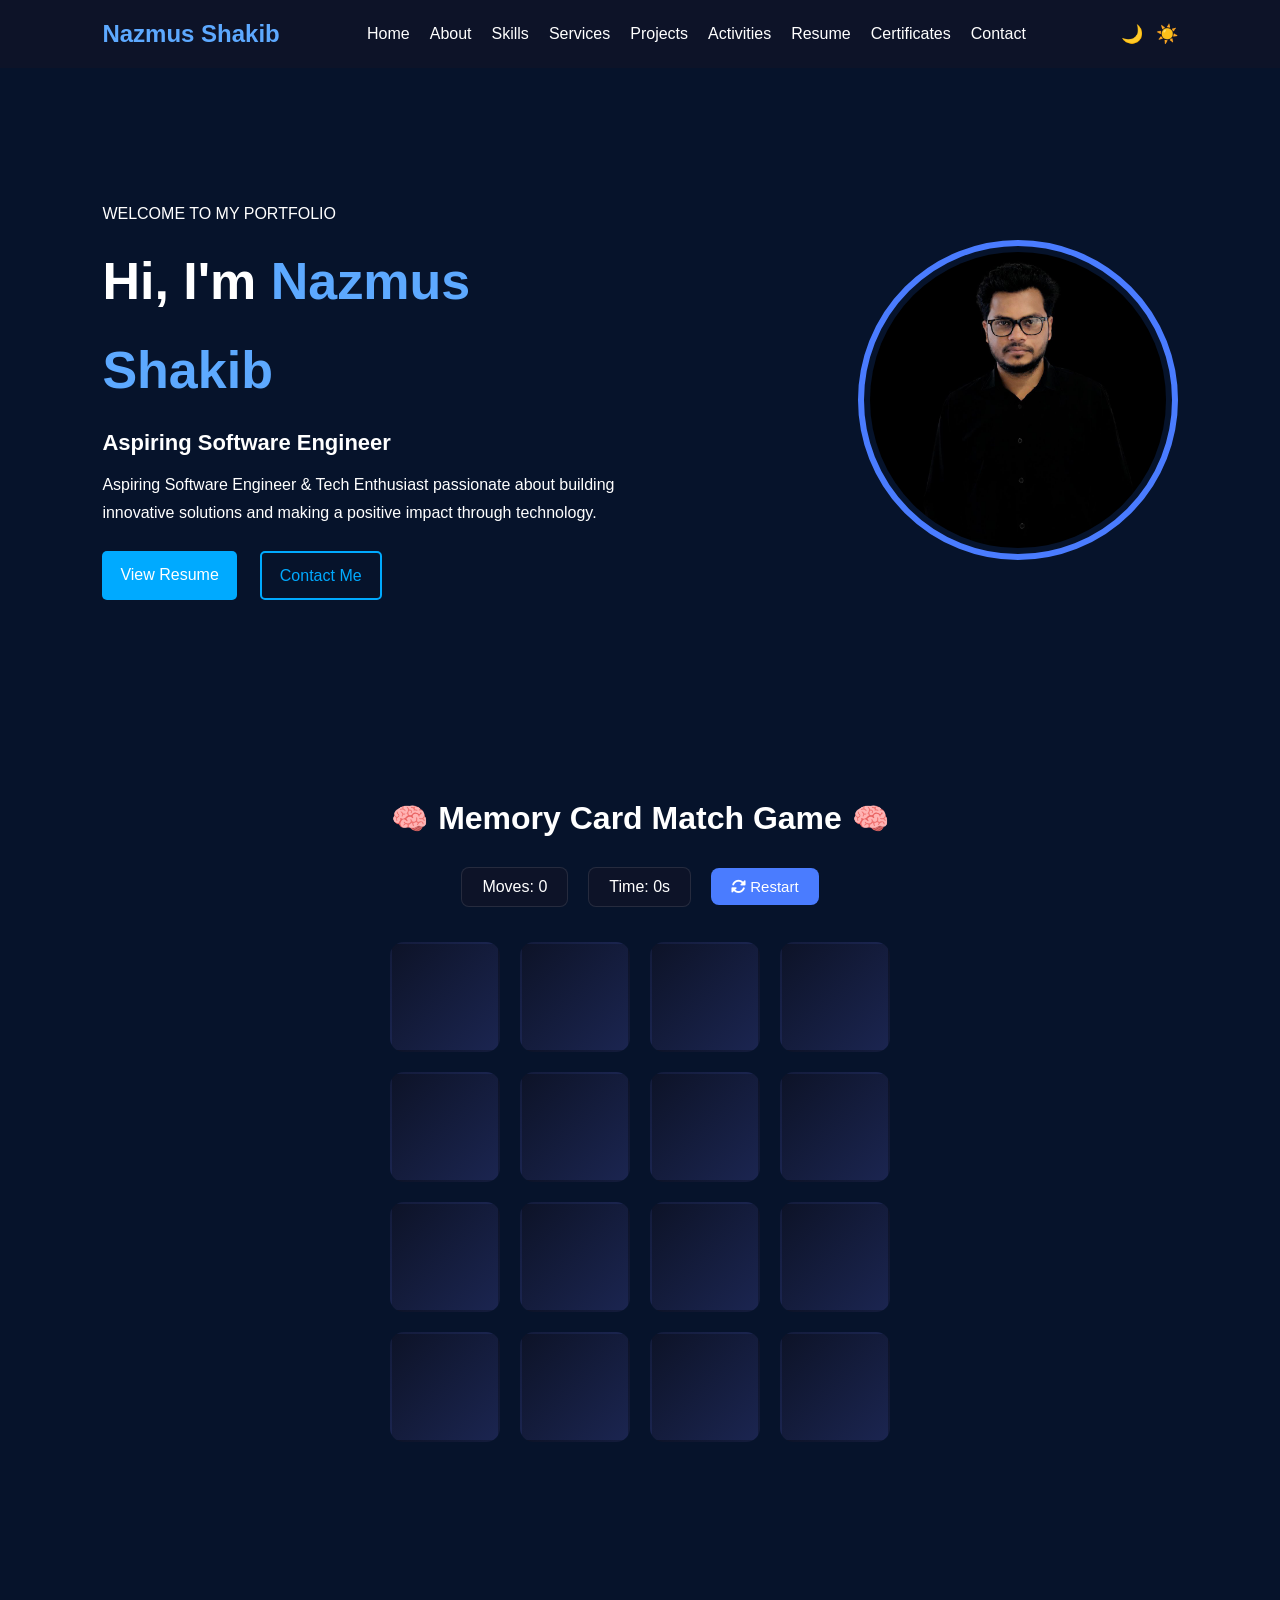
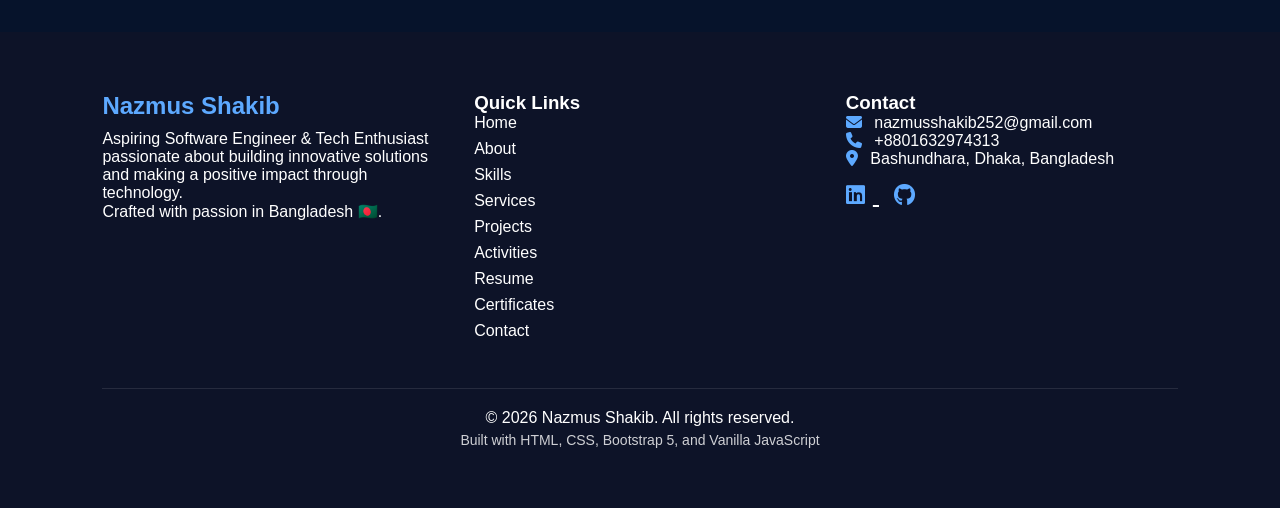
<file: index.html>
<!DOCTYPE html>
<html lang="en">

<head>

<meta charset="UTF-8">
<meta name="viewport" content="width=device-width, initial-scale=1.0">

<title>Nazmus Shakib Portfolio</title>

<link rel="stylesheet" href="css/style.css">

<link rel="stylesheet"
href="https://cdnjs.cloudflare.com/ajax/libs/font-awesome/6.5.0/css/all.min.css">

</head>

<body>


<div id="navbar"></div>


<section class="hero">

<div class="hero-text">

<p class="welcome">WELCOME TO MY PORTFOLIO</p>

<h1>Hi, I'm <span>Nazmus Shakib</span></h1>

<h3>Aspiring Software Engineer</h3>

<p class="intro">

Aspiring Software Engineer & Tech Enthusiast passionate about
building innovative solutions and making a positive impact
through technology.

</p>

<div class="buttons">

<a href="resume.html" class="btn">View Resume</a>

<a href="contact.html" class="btn-outline">Contact Me</a>

</div>

</div>


<div class="hero-image">

<img src="images/profile.jpg" alt="profile">

</div>

</section>



<section class="game-section">
<h2 class="game-title">
<span class="game-icon">🧠</span>
Memory Card Match Game
<span class="game-icon">🧠</span>
</h2>

<div class="game-info">

<div class="info-box">
Moves: <span id="moves">0</span>
</div>

<div class="info-box">
Time: <span id="timer">0</span>s
</div>

<button class="restart-btn" onclick="restartGame()">
<i class="fa-solid fa-rotate"></i> Restart
</button>

</div>

<div class="game-board" id="gameBoard"></div>

<p id="winMessage" class="win-message"></p>

</section>


<div id="footer"></div>
<script src="js/script.js"></script>
<script src="js/game.js"></script>

</body>

</html>
</file>
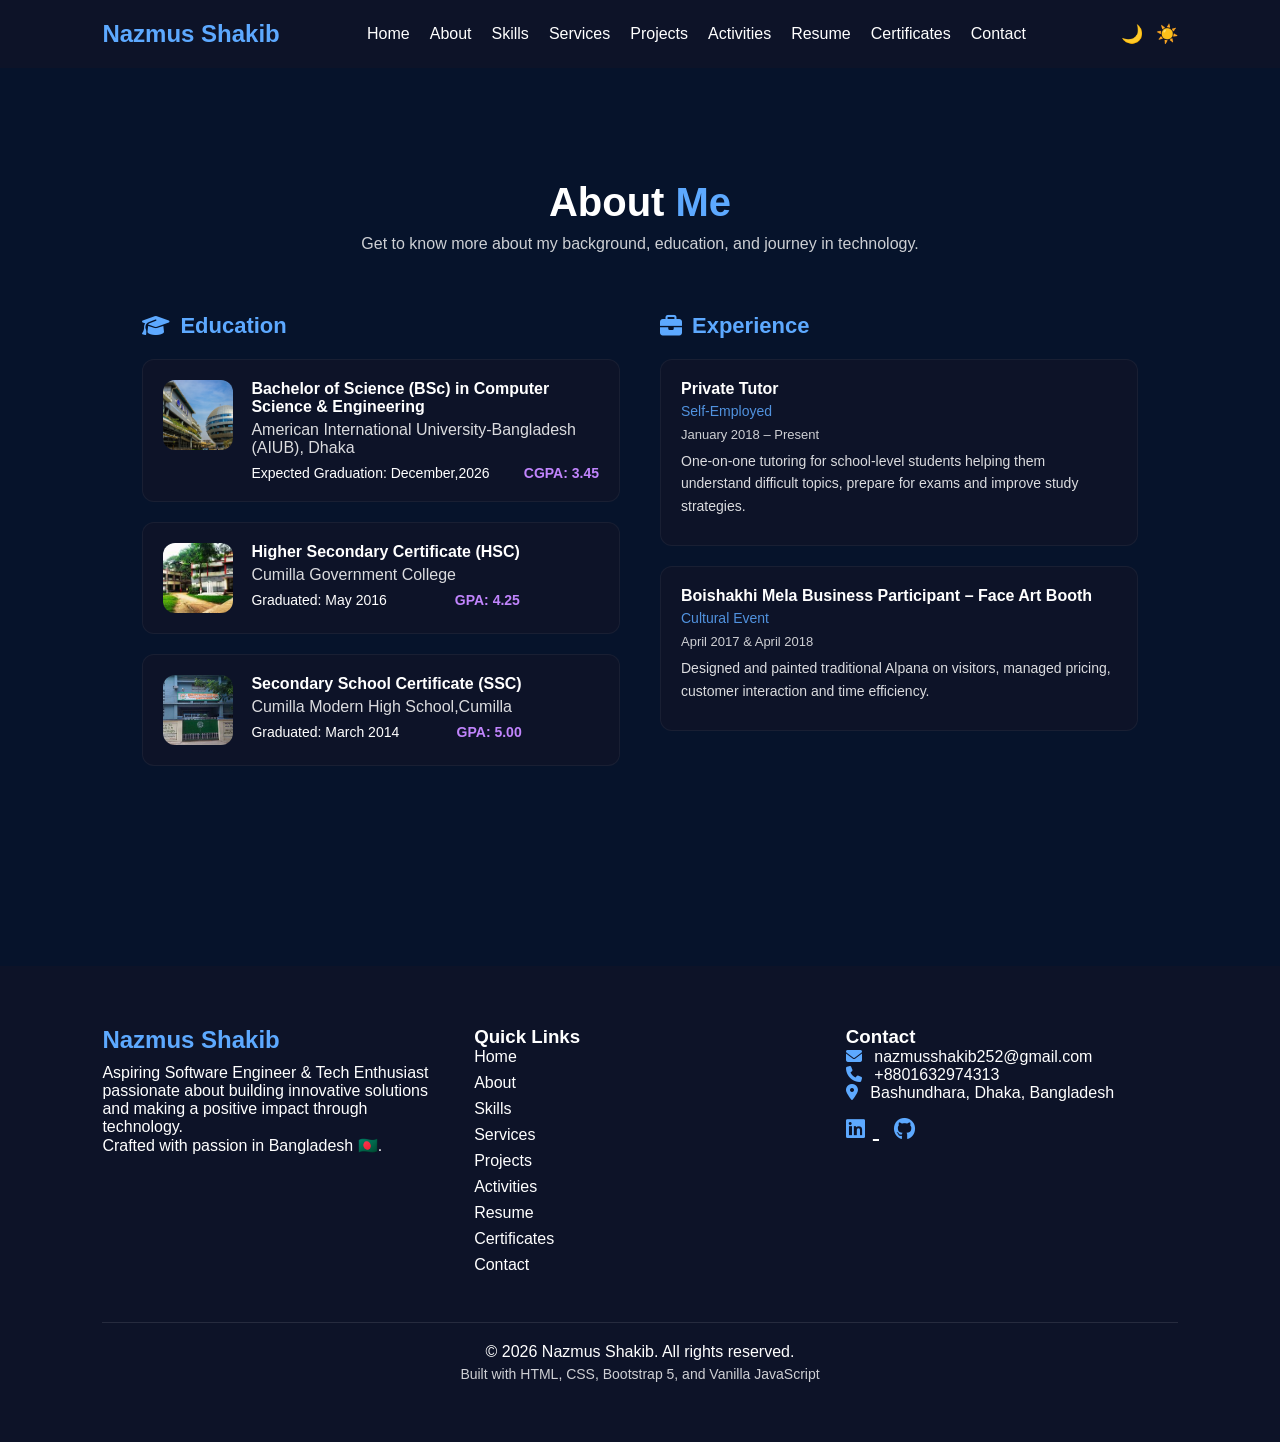
<file: about.html>
<!DOCTYPE html>
<html lang="en">

<head>

<meta charset="UTF-8">
<meta name="viewport" content="width=device-width, initial-scale=1.0">

<title>About | Nazmus Shakib</title>

<link rel="stylesheet" href="css/style.css">

<link rel="stylesheet"
href="https://cdnjs.cloudflare.com/ajax/libs/font-awesome/6.5.0/css/all.min.css">

</head>

<body>

<!-- NAVBAR LOAD -->
<div id="navbar"></div>

<!-- ABOUT SECTION -->

<section class="about-page">

<h1 class="about-title">About <span>Me</span></h1>

<p class="about-sub">
Get to know more about my background, education, and journey in technology.
</p>

<div class="about-grid">

<!-- EDUCATION -->

<div class="about-column">

<h2 class="section-title">
<i class="fa-solid fa-graduation-cap"></i> Education
</h2>

<div class="info-card">

<img src="images/Aiub.jpg" alt="AIUB">

<div class="card-text">

<h3>Bachelor of Science (BSc) in Computer Science & Engineering</h3>

<p>American International University-Bangladesh (AIUB), Dhaka</p>

<div class="card-bottom">
<span>Expected Graduation: December,2026</span>
<span class="gpa">CGPA: 3.45</span>
</div>

</div>

</div>


<div class="info-card">

<img src="images/CGS.jpg" alt="College">

<div class="card-text">

<h3>Higher Secondary Certificate (HSC)</h3>

<p>Cumilla Government College</p>

<div class="card-bottom">
<span>Graduated: May 2016</span>
<span class="gpa">GPA: 4.25</span>
</div>

</div>

</div>


<div class="info-card">

<img src="images/CMHS.jpg" alt="School">

<div class="card-text">

<h3>Secondary School Certificate (SSC)</h3>

<p>Cumilla Modern High School,Cumilla</p>

<div class="card-bottom">
<span>Graduated: March 2014</span>
<span class="gpa">GPA: 5.00</span>
</div>

</div>

</div>

</div>



<!-- EXPERIENCE -->

<div class="about-column">

<h2 class="section-title">
<i class="fa-solid fa-briefcase"></i> Experience
</h2>

<div class="info-card experience-card">

<div class="card-text">

<h3>Private Tutor</h3>

<p class="exp-role">Self-Employed</p>

<span class="date">January 2018 – Present</span>

<p class="exp-desc">
One-on-one tutoring for school-level students helping them
understand difficult topics, prepare for exams and improve study strategies.
</p>

</div>

</div>


<div class="info-card experience-card">

<div class="card-text">

<h3>Boishakhi Mela Business Participant – Face Art Booth</h3>

<p class="exp-role">Cultural Event</p>

<span class="date">April 2017 & April 2018</span>

<p class="exp-desc">
Designed and painted traditional Alpana on visitors,
managed pricing, customer interaction and time efficiency.
</p>

</div>

</div>

</div>

</div>

</section>


<div id="footer"></div>
<!-- JAVASCRIPT -->
<script src="js/script.js"></script>

</body>
</html>
</file>
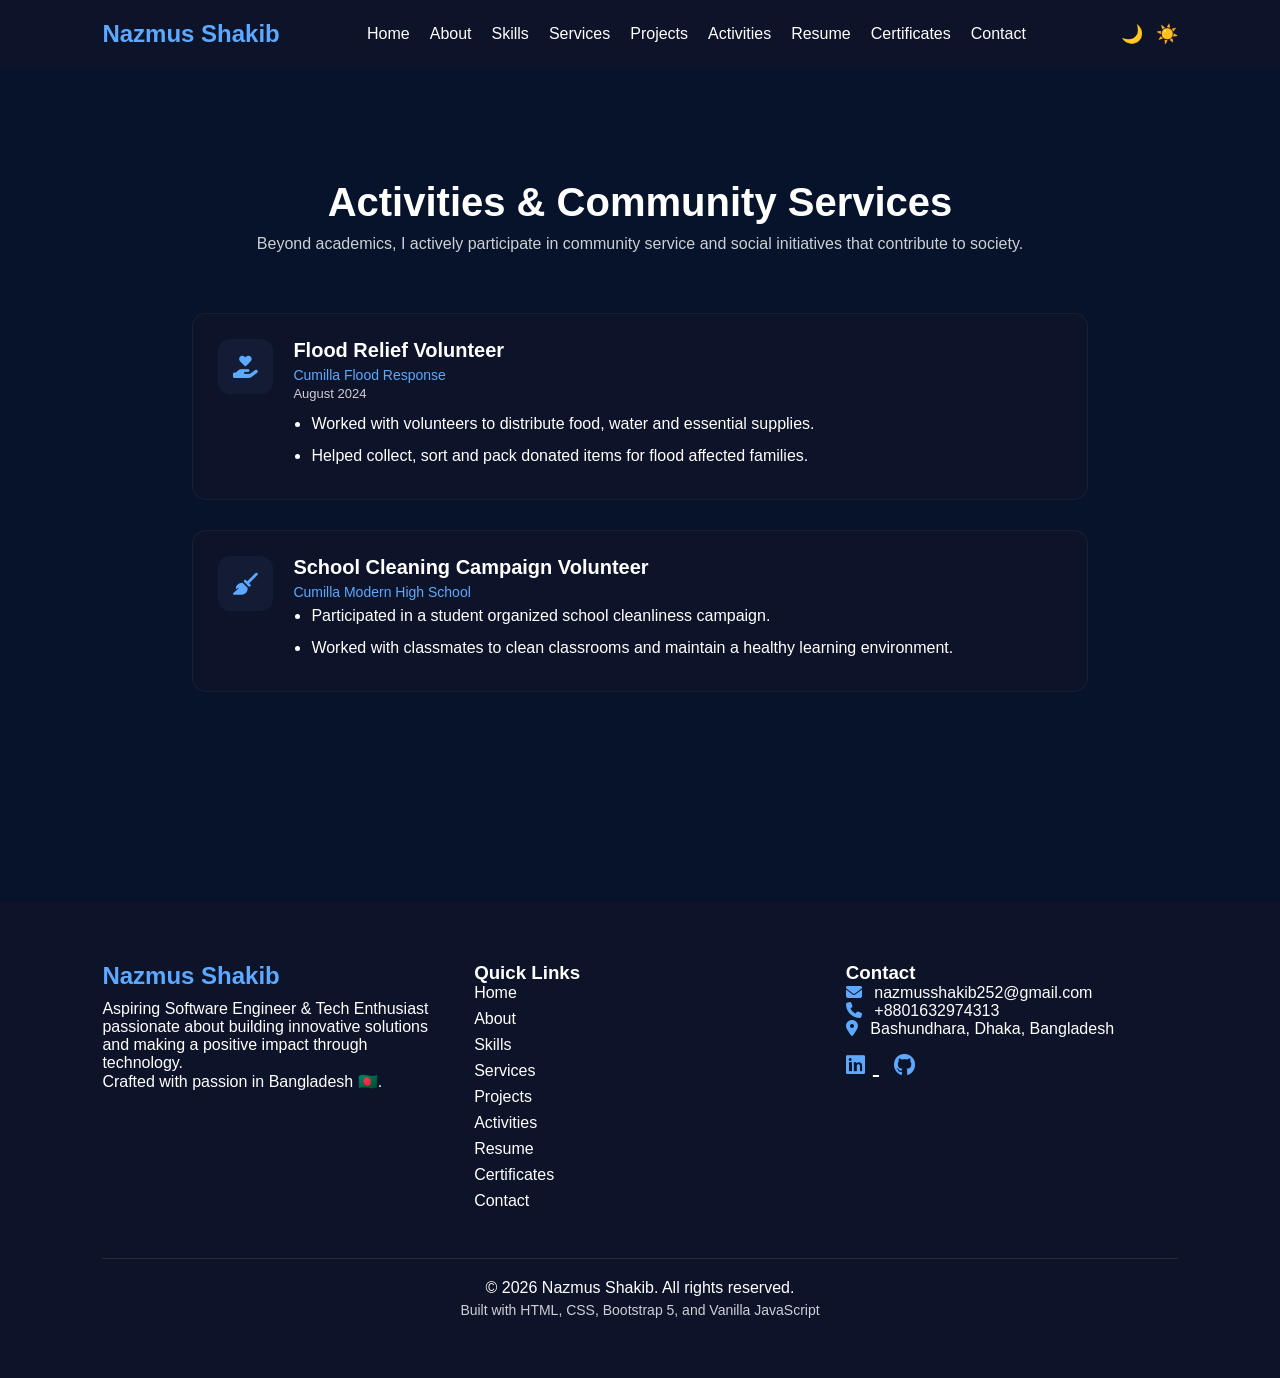
<file: activities.html>
<!DOCTYPE html>
<html lang="en">

<head>

<meta charset="UTF-8">
<meta name="viewport" content="width=device-width, initial-scale=1.0">

<title>Activities | Nazmus Shakib</title>

<link rel="stylesheet" href="css/style.css">

<link rel="stylesheet"
href="https://cdnjs.cloudflare.com/ajax/libs/font-awesome/6.5.0/css/all.min.css">

</head>

<body>

<!-- NAVBAR -->

<div id="navbar"></div>



<!-- ACTIVITIES SECTION -->

<section class="activities-page">

<h1 class="activities-title">Activities & Community Services</h1>

<p class="activities-sub">
Beyond academics, I actively participate in community service and social initiatives
that contribute to society.
</p>



<!-- ACTIVITY 1 -->

<div class="activity-card">

<div class="activity-icon">
<i class="fa-solid fa-hand-holding-heart"></i>
</div>

<div class="activity-content">

<h3>Flood Relief Volunteer</h3>

<p class="activity-org">Cumilla Flood Response</p>

<p class="activity-date">August 2024</p>

<ul class="activity-list">
<li>Worked with volunteers to distribute food, water and essential supplies.</li>
<li>Helped collect, sort and pack donated items for flood affected families.</li>
</ul>

</div>

</div>



<!-- ACTIVITY 2 -->

<div class="activity-card">

<div class="activity-icon">
<i class="fa-solid fa-broom"></i>
</div>

<div class="activity-content">

<h3>School Cleaning Campaign Volunteer</h3>

<p class="activity-org">Cumilla Modern High School</p>

<ul class="activity-list">
<li>Participated in a student organized school cleanliness campaign.</li>
<li>Worked with classmates to clean classrooms and maintain a healthy learning environment.</li>
</ul>

</div>

</div>



</section>


<div id="footer"></div>
<script src="js/script.js"></script>

</body>
</html>
</file>
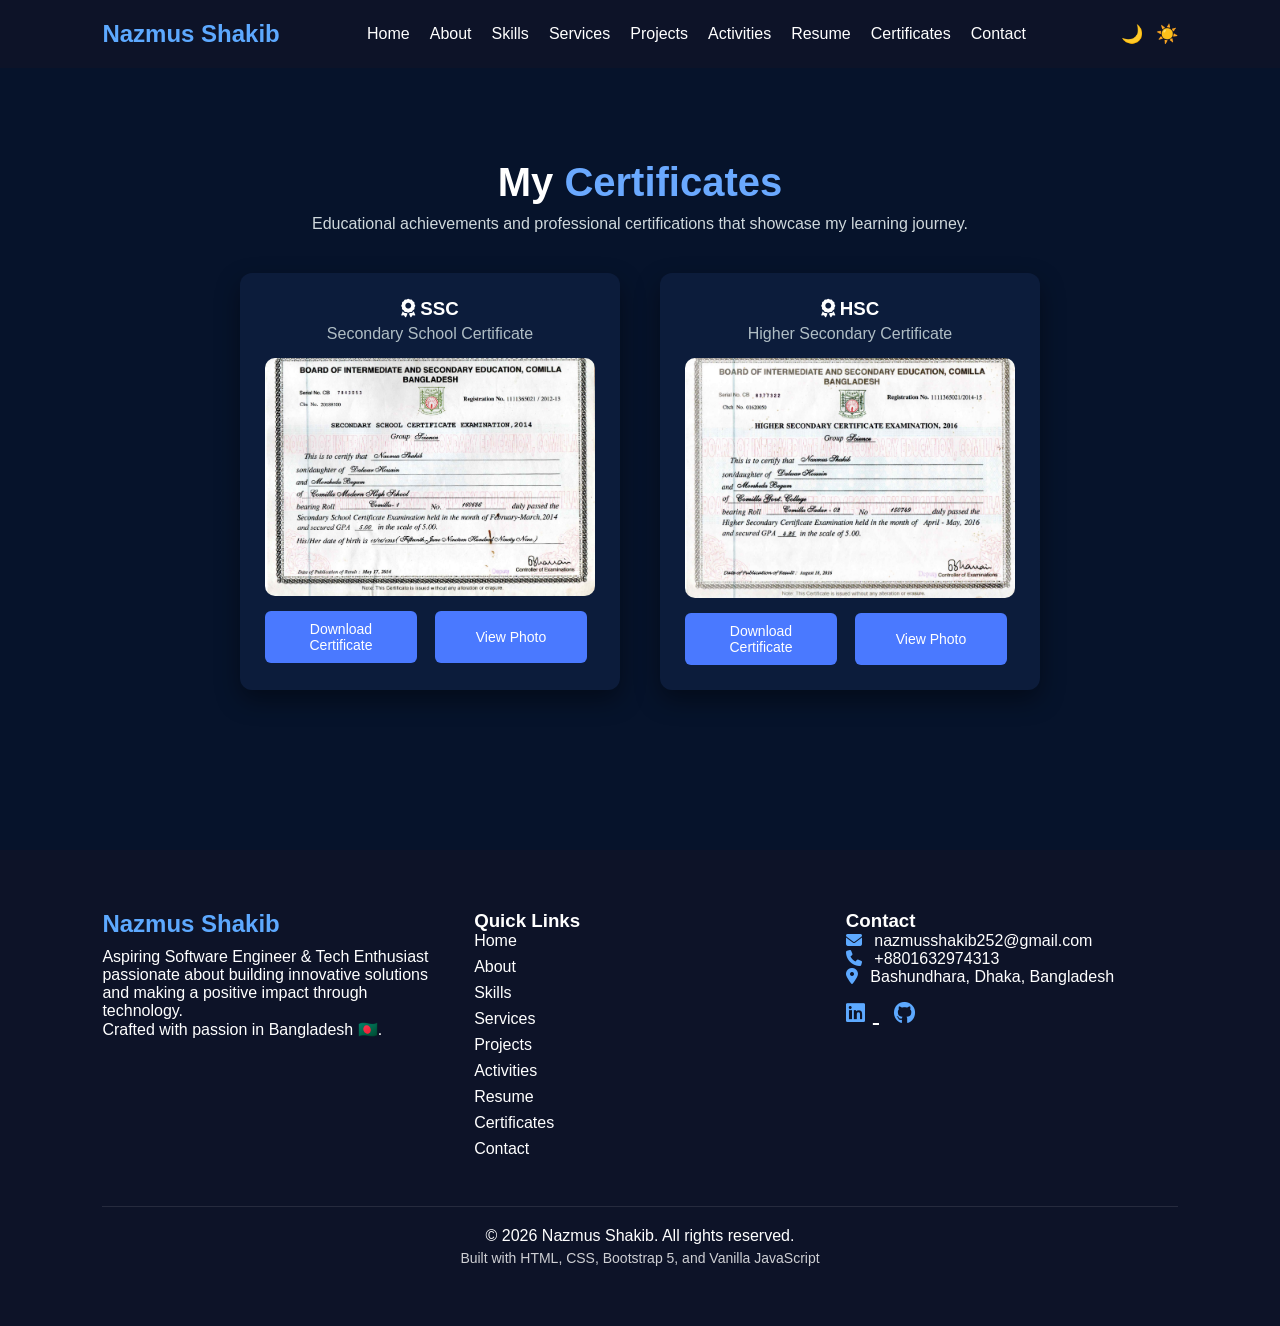
<file: certificates.html>
<!DOCTYPE html>
<html lang="en">

<head>

<meta charset="UTF-8">
<meta name="viewport" content="width=device-width, initial-scale=1.0">

<title>Certificates | Nazmus Shakib</title>

<link rel="stylesheet" href="css/style.css">

<link rel="stylesheet"
href="https://cdnjs.cloudflare.com/ajax/libs/font-awesome/6.5.0/css/all.min.css">

</head>

<body>
<div id="navbar"></div>
<!-- CERTIFICATES SECTION -->

<section class="certificate-section">

<h1 class="certificate-title">
My <span>Certificates</span>
</h1>

<p class="certificate-subtitle">
Educational achievements and professional certifications that showcase my learning journey.
</p>

<div class="certificate-container">

<!-- SSC -->

<div class="certificate-card">

<h3><i class="fa-solid fa-award"></i> SSC</h3>

<p>Secondary School Certificate</p>

<div class="certificate-preview">
<img src="images/ssc skb.jpg" alt="SSC Certificate">
</div>

<div class="certificate-buttons">

<a href="images/ssc skb.jpg" download class="btn">
Download Certificate
</a>

<button class="btn view-btn" onclick="openModal('images/ssc skb.jpg')">
View Photo
</button>

</div>

</div>


<!-- HSC -->

<div class="certificate-card">

<h3><i class="fa-solid fa-award"></i> HSC</h3>

<p>Higher Secondary Certificate</p>

<div class="certificate-preview">
<img src="images/hsc skb.jpg" alt="HSC Certificate">
</div>

<div class="certificate-buttons">

<a href="images/hsc skb.jpg" download class="btn">
Download Certificate
</a>

<button class="btn view-btn" onclick="openModal('images/hsc skb.jpg')">
View Photo
</button>

</div>

</div>

</div>

</section>


<!-- IMAGE VIEW MODAL -->

<div id="imageModal" class="modal">

<span class="close" onclick="closeModal()">&times;</span>

<img class="modal-content" id="modalImg">

</div>


<div id="footer"></div>

<script src="js/script.js"></script>




</body>
</html>
</file>
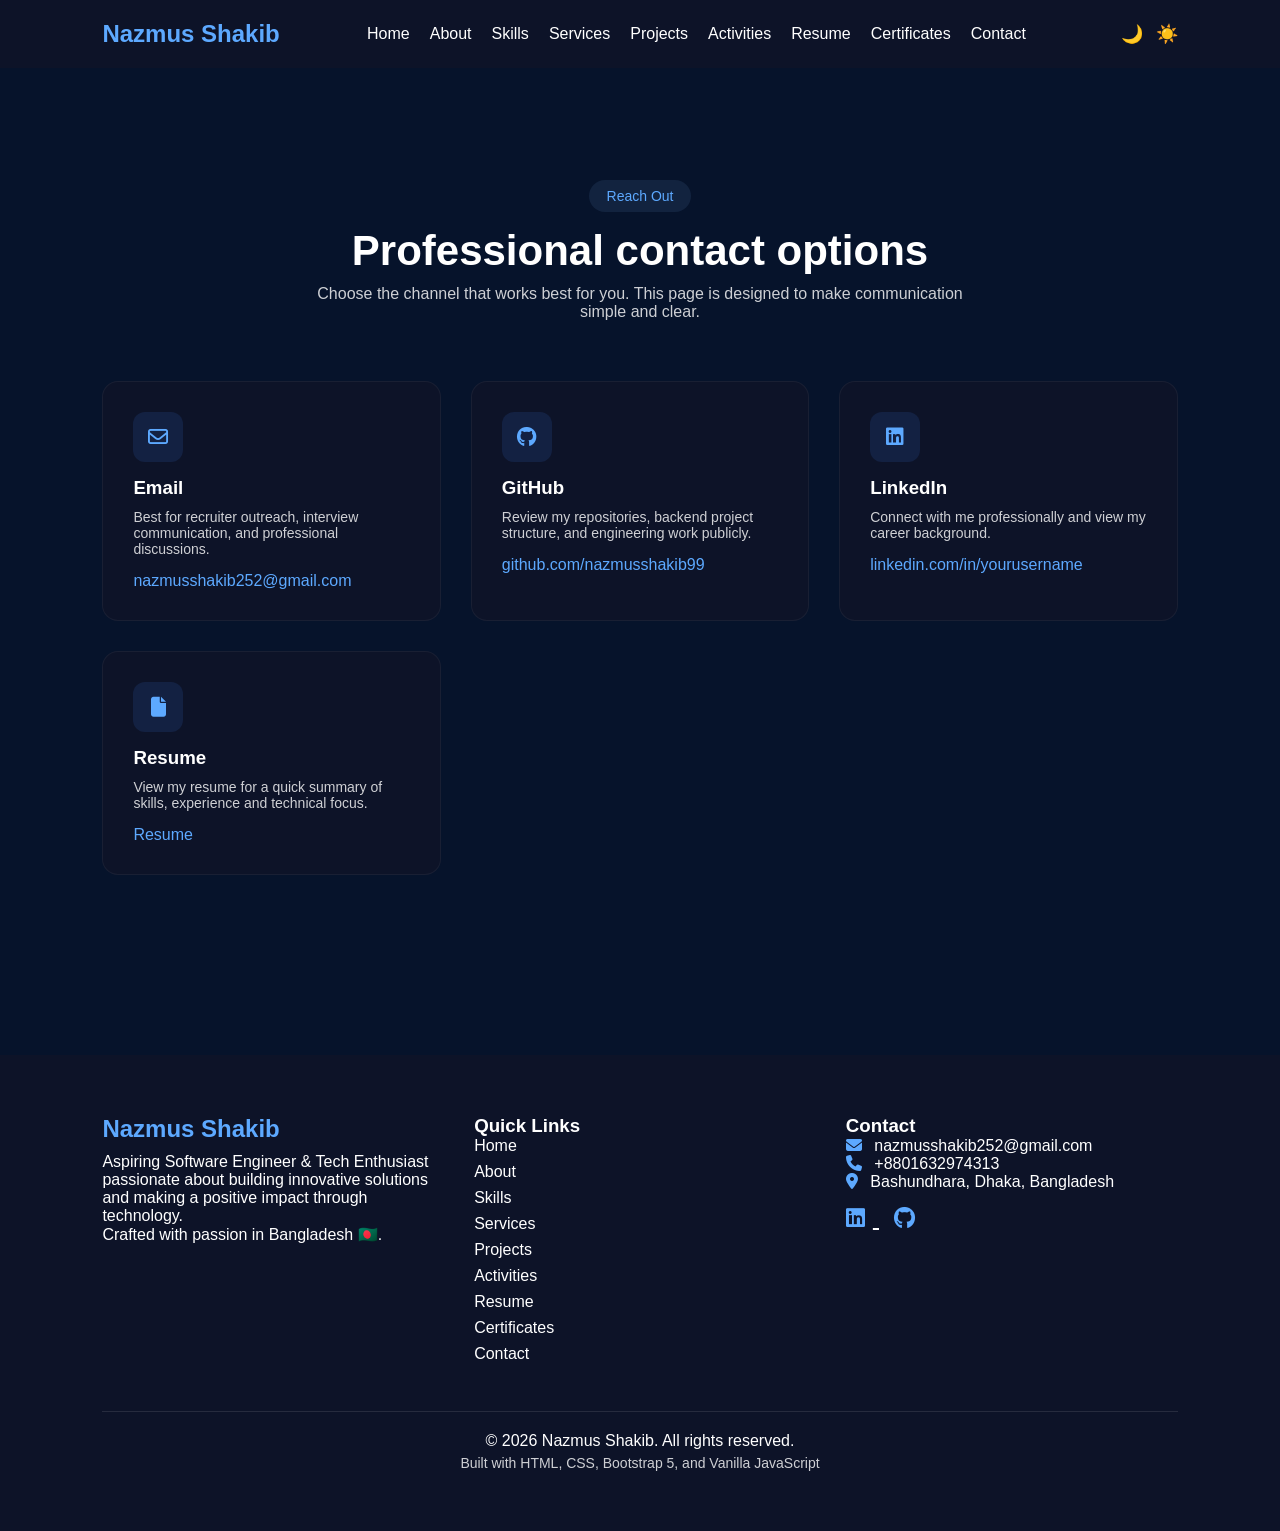
<file: contact.html>
<!DOCTYPE html>
<html lang="en">

<head>

<meta charset="UTF-8">
<meta name="viewport" content="width=device-width, initial-scale=1.0">

<title>Contact | Nazmus Shakib</title>

<link rel="stylesheet" href="css/style.css">

<link rel="stylesheet"
href="https://cdnjs.cloudflare.com/ajax/libs/font-awesome/6.5.0/css/all.min.css">

</head>

<body>

<!-- NAVBAR -->
<div id="navbar"></div>


<!-- CONTACT SECTION -->

<section class="contact-page">

<div class="contact-header">

<p class="contact-tag">Reach Out</p>

<h1>Professional contact options</h1>

<p class="contact-sub">

Choose the channel that works best for you. This page is designed to make communication simple and clear.

</p>

</div>



<div class="contact-container">


<!-- EMAIL -->

<div class="contact-card">

<div class="contact-icon">
<i class="fa-regular fa-envelope"></i>
</div>

<h3>Email</h3>

<p>
Best for recruiter outreach, interview communication, and professional discussions.
</p>

<a href="mailto:nazmusshakib252@gmail.com">
nazmusshakib252@gmail.com
</a>

</div>


<!-- GITHUB -->

<div class="contact-card">

<div class="contact-icon">
<i class="fa-brands fa-github"></i>
</div>

<h3>GitHub</h3>

<p>
Review my repositories, backend project structure, and engineering work publicly.
</p>

<a href="https://github.com/nazmusshakib99" target="_blank">
github.com/nazmusshakib99
</a>

</div>


<!-- LINKEDIN -->

<div class="contact-card">

<div class="contact-icon">
<i class="fa-brands fa-linkedin"></i>
</div>

<h3>LinkedIn</h3>

<p>
Connect with me professionally and view my career background.
</p>

<a href="https://linkedin.com/in/yourusername" target="_blank">
linkedin.com/in/yourusername
</a>

</div>


<!-- RESUME -->

<div class="contact-card">

<div class="contact-icon">
<i class="fa-solid fa-file"></i>
</div>

<h3>Resume</h3>

<p>
View my resume for a quick summary of skills, experience and technical focus.
</p>

<a href="resume.html">
Resume
</a>

</div>


</div>

</section>
   
<div id="footer"></div>
<script src="js/script.js"></script>

</body>
</html>
</file>
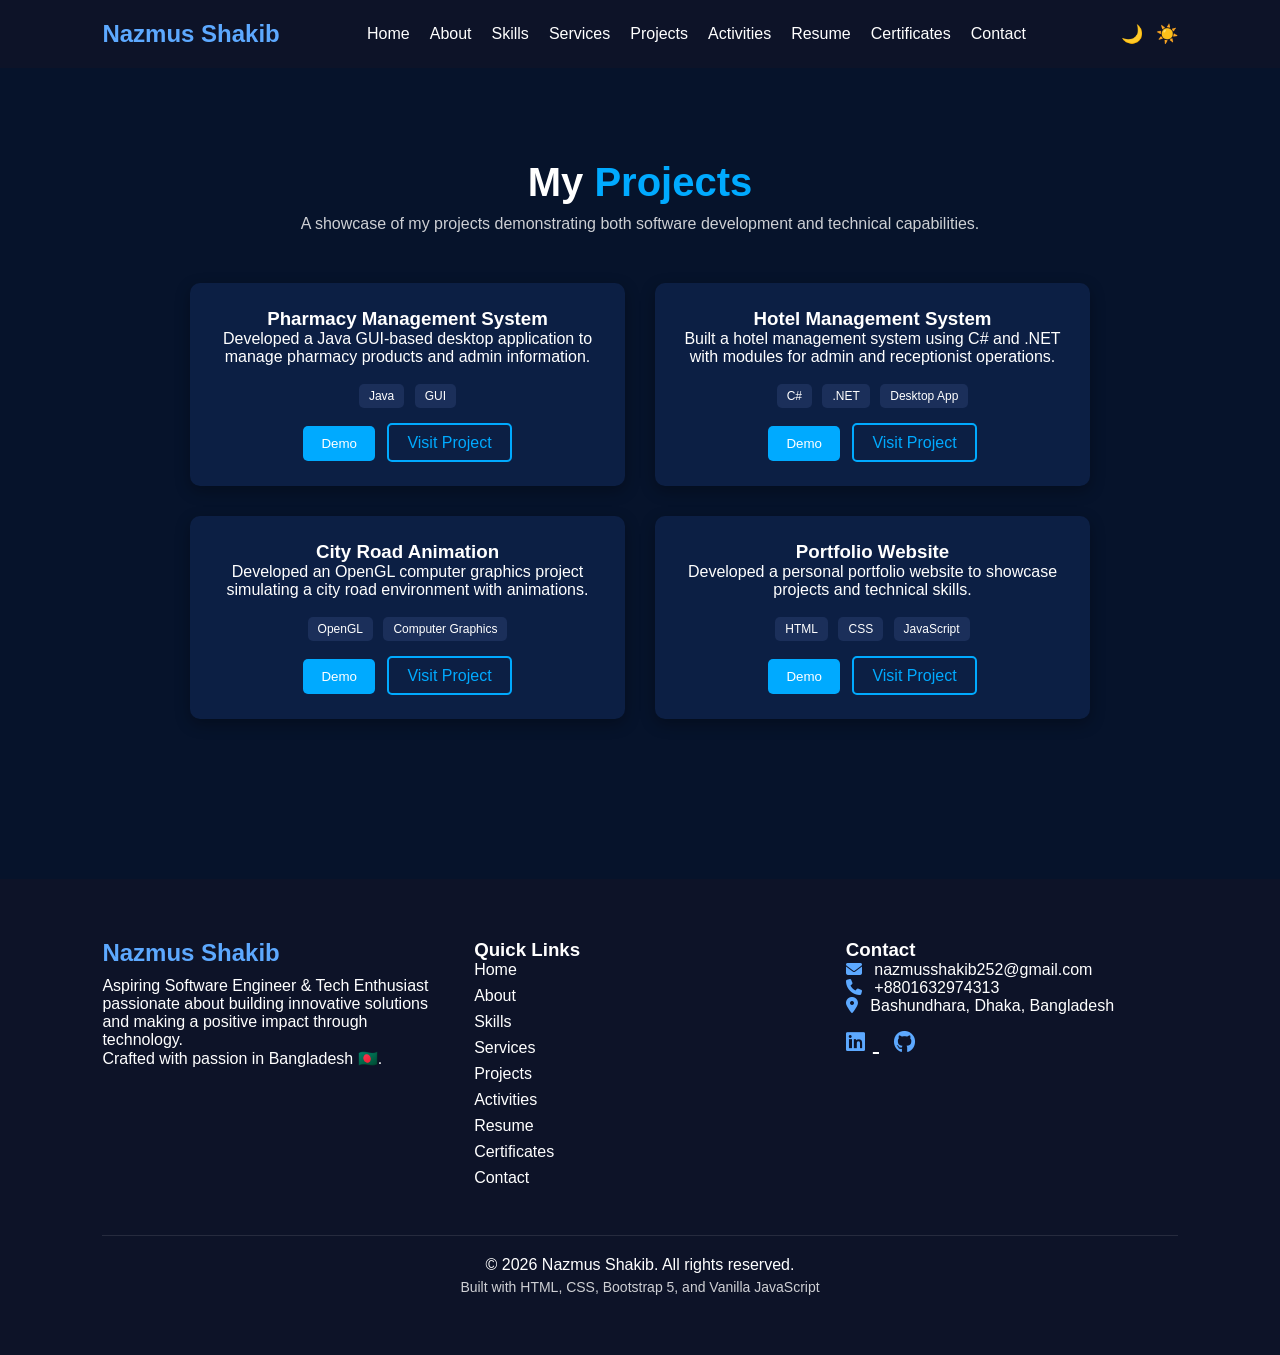
<file: project.html>
<!DOCTYPE html>
<html lang="en">

<head>

<meta charset="UTF-8">
<meta name="viewport" content="width=device-width, initial-scale=1.0">

<title>Projects | Nazmus Shakib</title>

<link rel="stylesheet" href="css/style.css">

<link rel="stylesheet"
href="https://cdnjs.cloudflare.com/ajax/libs/font-awesome/6.5.0/css/all.min.css">

</head>

<body>

<div id="navbar"></div>

<section class="project-section">

<h1 class="project-title">
My <span>Projects</span>
</h1>

<p class="project-subtitle">
A showcase of my projects demonstrating both software development and technical capabilities.
</p>

<div class="project-container">

<!-- PROJECT 1 -->
<div class="project-card">

<h3>Pharmacy Management System</h3>

<p>
Developed a Java GUI-based desktop application to manage pharmacy products and admin information.
</p>

<div class="tags">
<span>Java</span>
<span>GUI</span>
</div>

<div class="project-buttons">

<button class="btn" onclick="openDemo(['images/pharmacy1.jpg','images/pharmacy2.jpg','images/pharmacy3.jpg',
 'images/pharmacy4.jpg','images/pharmacy5.jpg','images/pharmacy6.jpg'])">
Demo
</button>

<a href="https://github.com/nazmusshakib99/Java_Project" target="_blank" class="btn-outline">
Visit Project
</a>

</div>

</div>


<!-- PROJECT 2 -->
<div class="project-card">

<h3>Hotel Management System</h3>

<p>
Built a hotel management system using C# and .NET with modules for admin and receptionist operations.
</p>

<div class="tags">
<span>C#</span>
<span>.NET</span>
<span>Desktop App</span>
</div>

<div class="project-buttons">

<button class="btn" onclick="openDemo(['images/hotel1.jpg','images/hotel2.jpg','images/hotel3.jpg','images/hotel4.jpg','images/hotel5.jpg',
    'images/hotel6.jpg','images/hotel7.jpg','images/hotel8.jpg','images/hotel9.jpg','images/hotel10.jpg'])">
Demo
</button>

<a href="https://github.com/nazmusshakib99/C_Sharp_Project" target="_blank" class="btn-outline">
Visit Project
</a>

</div>

</div>


<!-- PROJECT 3 -->
<div class="project-card">

<h3>City Road Animation</h3>

<p>
Developed an OpenGL computer graphics project simulating a city road environment with animations.
</p>

<div class="tags">
<span>OpenGL</span>
<span>Computer Graphics</span>
</div>

<div class="project-buttons">

<button class="btn" onclick="openDemo(['images/cv1.jpg','images/cv2.jpg','images/cv3.jpg'])">
Demo
</button>

<a href="https://github.com/nazmusshakib99/Computer_Graphics_Project" target="_blank" class="btn-outline">
Visit Project
</a>

</div>

</div>


<!-- PROJECT 4 -->
<div class="project-card">

<h3>Portfolio Website</h3>

<p>
Developed a personal portfolio website to showcase projects and technical skills.
</p>

<div class="tags">
<span>HTML</span>
<span>CSS</span>
<span>JavaScript</span>
</div>

<div class="project-buttons">

<button class="btn" onclick="openDemo(['images/pf2.jpg','images/pf1.jpg'])">
Demo
</button>

<a href="https://yourgithubusername.github.io" target="_blank" class="btn-outline">
Visit Project
</a>

</div>

</div>

</div>

</section>


<!-- DEMO MODAL -->

<div id="demoModal" class="modal">

<span class="close" onclick="closeDemo()">&times;</span>

<img id="demoImage" class="modal-content">

<div class="demo-nav">
<button onclick="prevImage()">❮</button>
<button onclick="nextImage()">❯</button>
</div>

</div>
   
<div id="footer"></div>
<script src="js/script.js"></script>

</body>
</html>
</file>
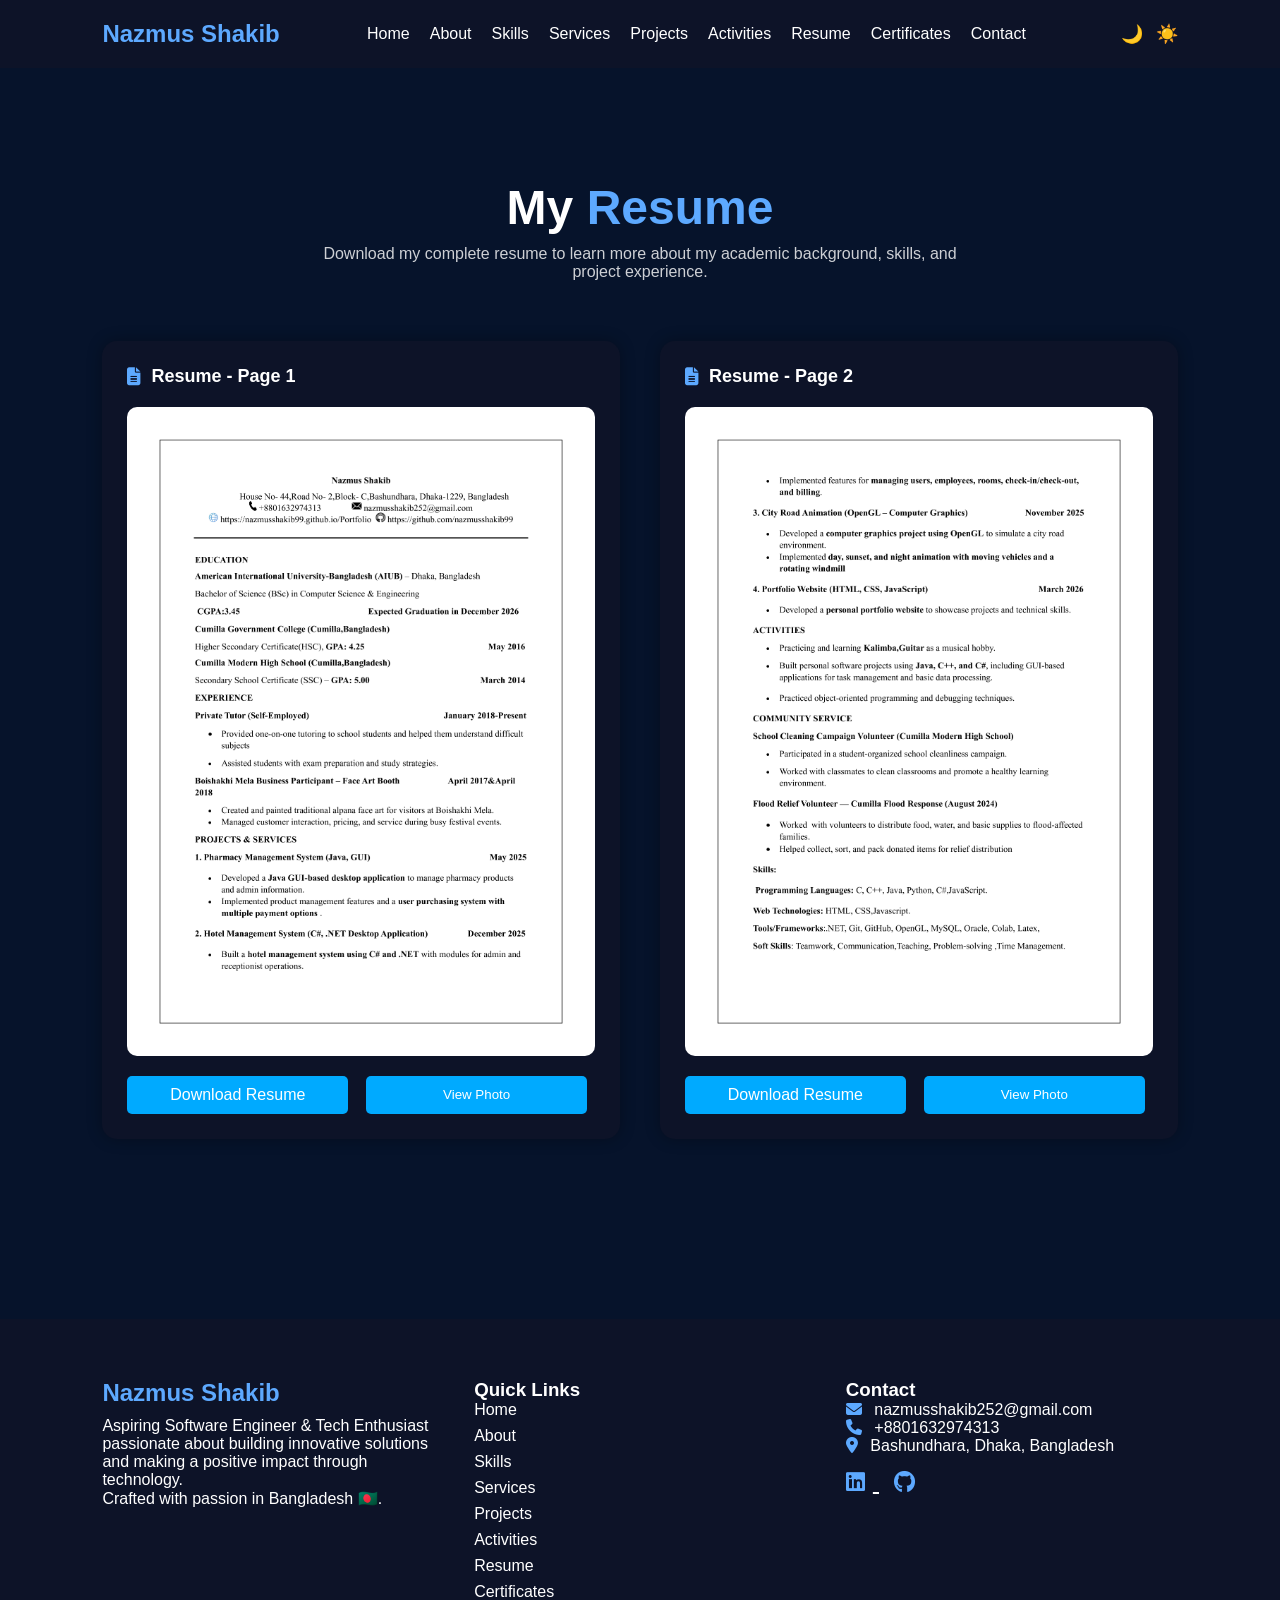
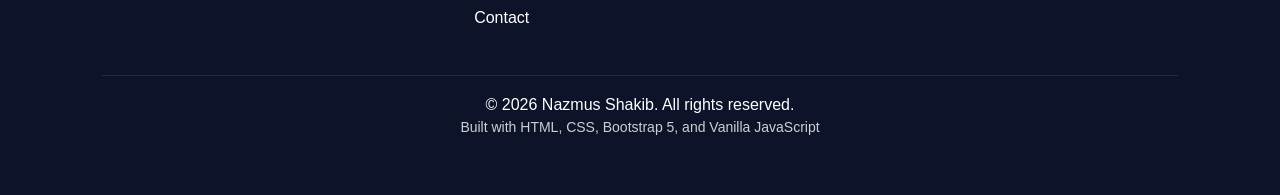
<file: resume.html>
<!DOCTYPE html>
<html lang="en">

<head>

<meta charset="UTF-8">
<meta name="viewport" content="width=device-width, initial-scale=1.0">

<title>Resume | Nazmus Shakib</title>

<link rel="stylesheet" href="css/style.css">

<link rel="stylesheet"
href="https://cdnjs.cloudflare.com/ajax/libs/font-awesome/6.5.0/css/all.min.css">

</head>

<body>

<div id="navbar"></div>


<!-- RESUME SECTION -->

<section class="resume-section">

<h1 class="resume-title">
My <span>Resume</span>
</h1>

<p class="resume-subtitle">
Download my complete resume to learn more about my academic background, skills, and project experience.
</p>

<div class="resume-container">


<!-- RESUME PAGE 1 -->

<div class="resume-card">

<h3>
<i class="fa-solid fa-file-lines"></i>
Resume - Page 1
</h3>

<div class="resume-preview">
<img src="images/Resume1.jpg" alt="Resume Page 1">
</div>

<div class="resume-buttons">

<a href="images/Resume1.jpg" download class="btn">
Download Resume
</a>

<button class="btn view-btn" onclick="openModal('images/Resume1.jpg')">
View Photo
</button>

</div>

</div>



<!-- RESUME PAGE 2 -->

<div class="resume-card">

<h3>
<i class="fa-solid fa-file-lines"></i>
Resume - Page 2
</h3>

<div class="resume-preview">
<img src="images/Resume2.jpg" alt="Resume Page 2">
</div>

<div class="resume-buttons">

<a href="images/Resume2.jpg" download class="btn">
Download Resume
</a>

<button class="btn view-btn" onclick="openModal('images/Resume2.jpg')">
View Photo
</button>

</div>

</div>

</div>

</section>


<!-- IMAGE MODAL -->

<div id="imageModal" class="modal">

<span class="close" onclick="closeModal()">&times;</span>

<img class="modal-content" id="modalImg">

</div>

<div id="footer"></div>

<script src="js/script.js"></script>

</body>
</html>
</file>
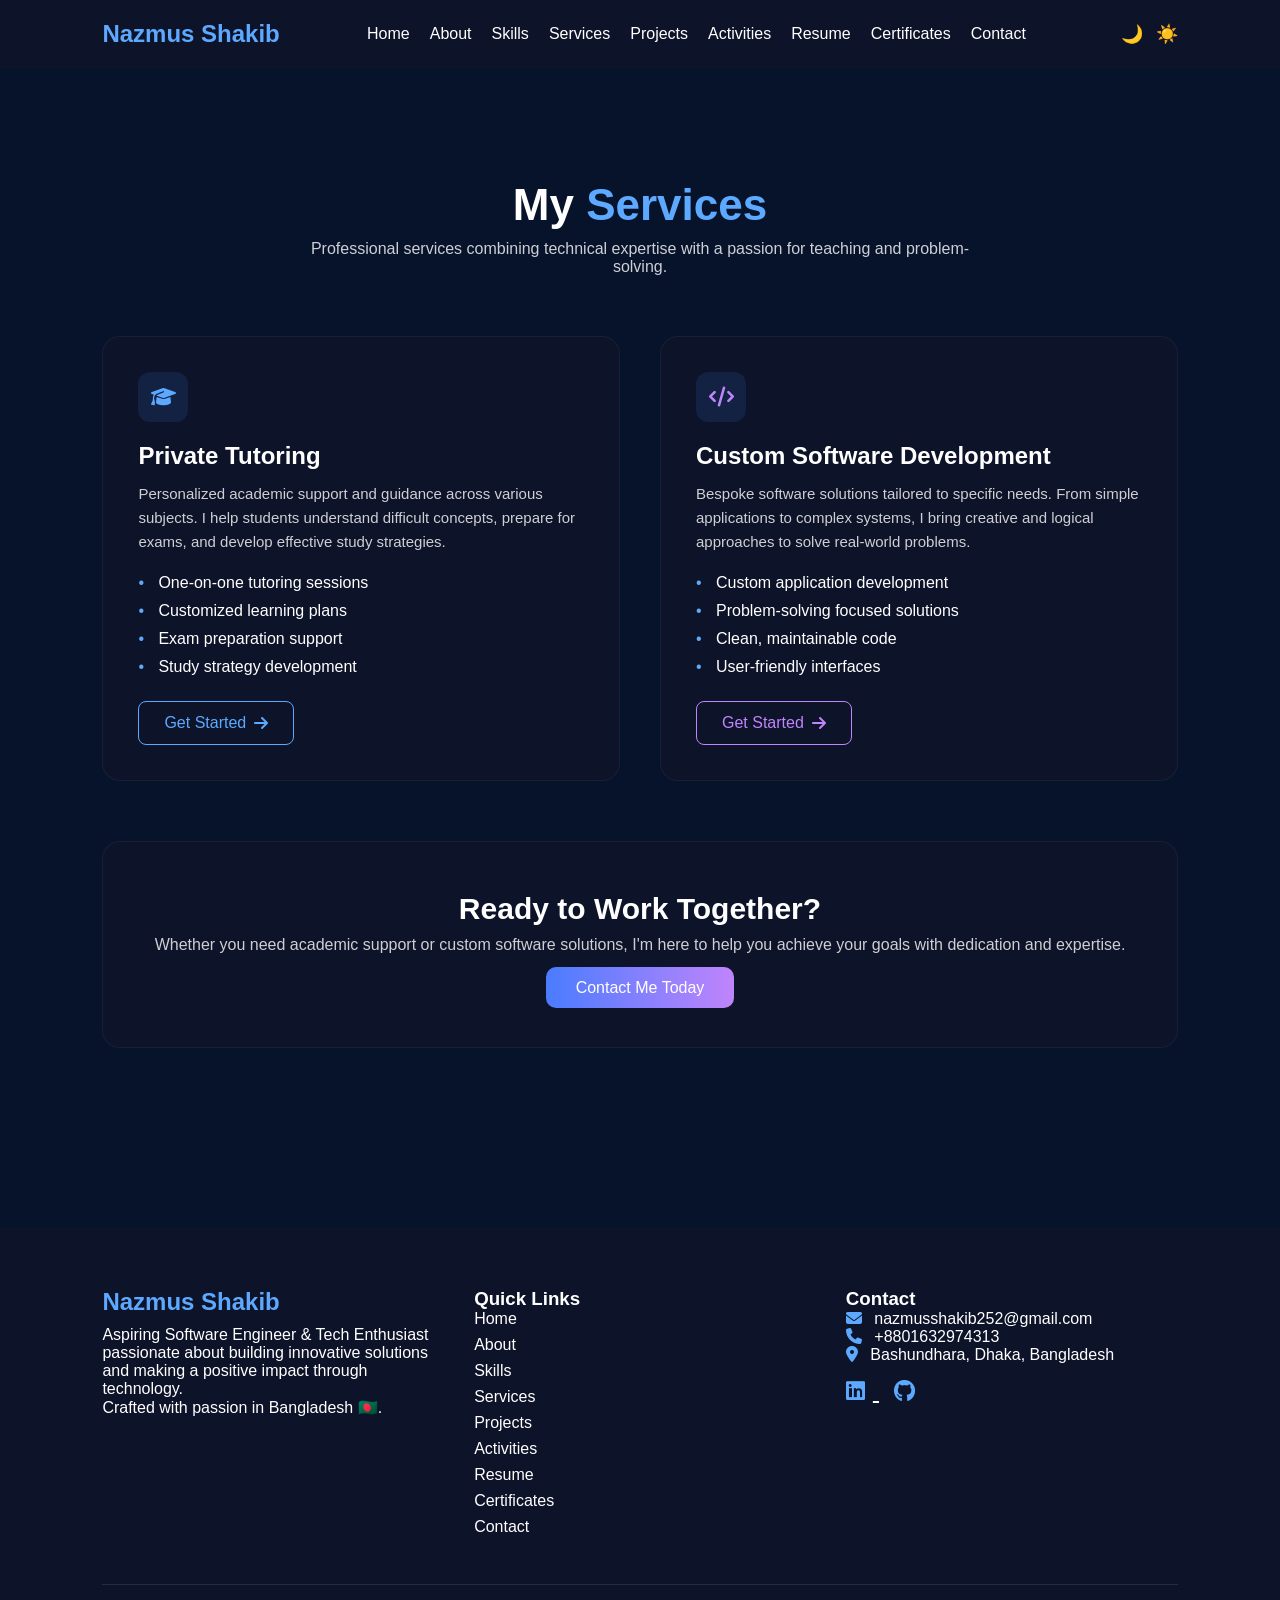
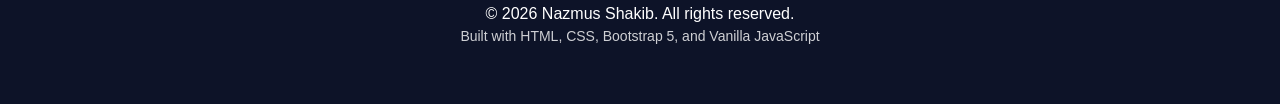
<file: services.html>
<!DOCTYPE html>
<html lang="en">

<head>

<meta charset="UTF-8">
<meta name="viewport" content="width=device-width, initial-scale=1.0">

<title>Services | Nazmus Shakib</title>

<link rel="stylesheet" href="css/style.css">

<link rel="stylesheet"
href="https://cdnjs.cloudflare.com/ajax/libs/font-awesome/6.5.0/css/all.min.css">

</head>

<body>

<!-- NAVBAR -->
<div id="navbar"></div>

<!-- SERVICES SECTION -->

<section class="services-section">

<h1 class="services-title">
My <span>Services</span>
</h1>

<p class="services-sub">
Professional services combining technical expertise with a passion for teaching and problem-solving.
</p>


<div class="services-container">

<!-- PRIVATE TUTORING -->

<div class="service-card">

<div class="service-icon">
<i class="fa-solid fa-graduation-cap"></i>
</div>

<h2>Private Tutoring</h2>

<p>
Personalized academic support and guidance across various subjects.
I help students understand difficult concepts, prepare for exams,
and develop effective study strategies.
</p>

<ul>

<li>One-on-one tutoring sessions</li>
<li>Customized learning plans</li>
<li>Exam preparation support</li>
<li>Study strategy development</li>

</ul>

<a href="contact.html" class="service-btn">
Get Started <i class="fa-solid fa-arrow-right"></i>
</a>

</div>


<!-- SOFTWARE DEVELOPMENT -->

<div class="service-card">

<div class="service-icon purple">
<i class="fa-solid fa-code"></i>
</div>

<h2>Custom Software Development</h2>

<p>
Bespoke software solutions tailored to specific needs. From
simple applications to complex systems, I bring creative and
logical approaches to solve real-world problems.
</p>

<ul>

<li>Custom application development</li>
<li>Problem-solving focused solutions</li>
<li>Clean, maintainable code</li>
<li>User-friendly interfaces</li>

</ul>

<a href="contact.html" class="service-btn purple-btn">
Get Started <i class="fa-solid fa-arrow-right"></i>
</a>

</div>

</div>


<!-- CTA SECTION -->

<div class="service-cta">

<h2>Ready to Work Together?</h2>

<p>
Whether you need academic support or custom software solutions,
I'm here to help you achieve your goals with dedication and expertise.
</p>

<a href="contact.html" class="cta-btn">
Contact Me Today
</a>

</div>

</section>

<div id="footer"></div>
<script src="js/script.js"></script>

</body>

</html>
</file>
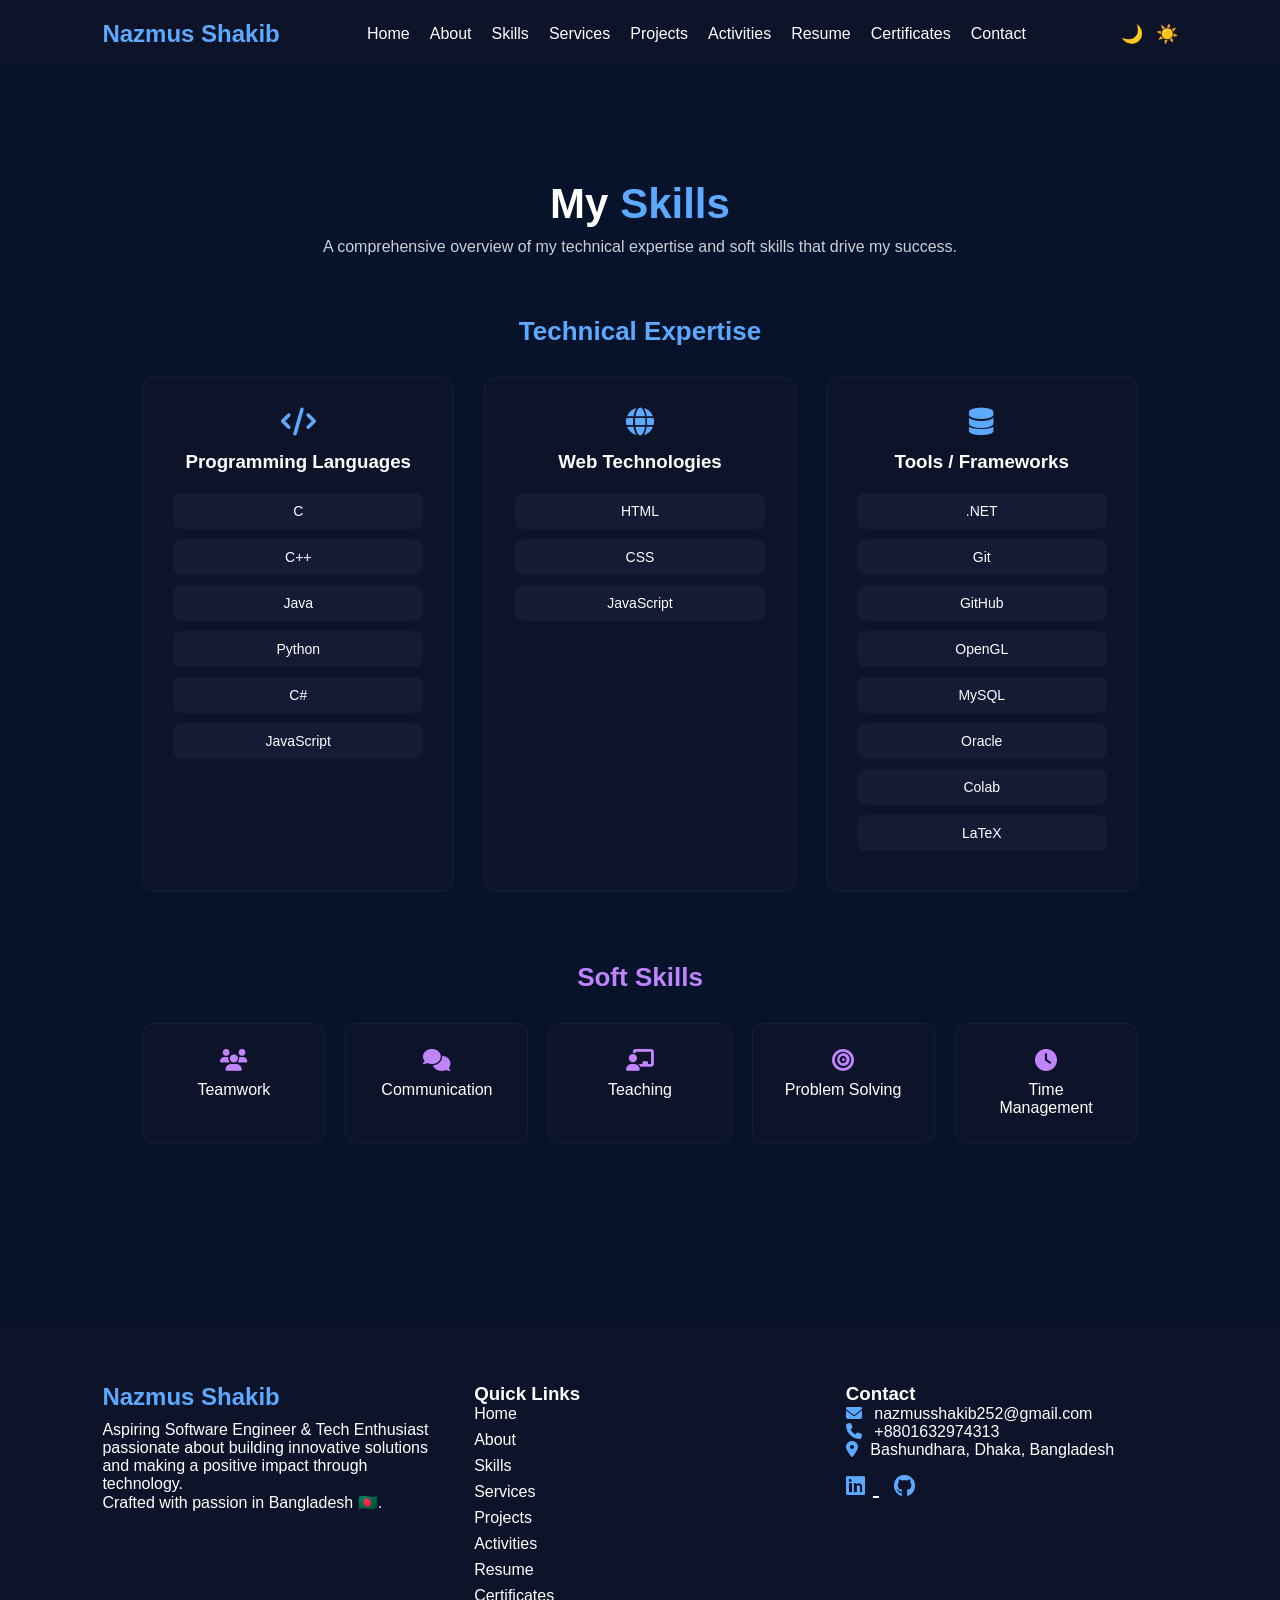
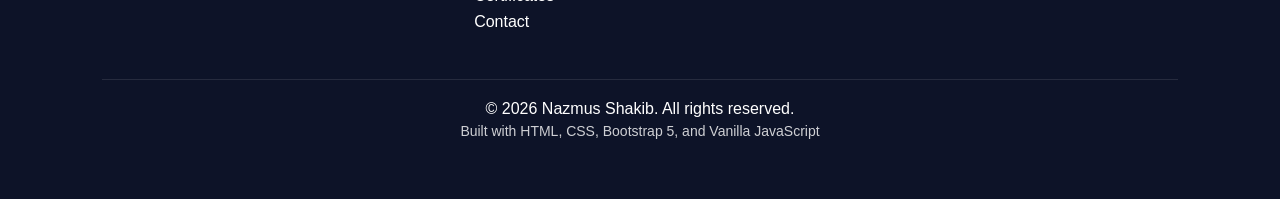
<file: skills.html>
<!DOCTYPE html>
<html lang="en">

<head>

<meta charset="UTF-8">
<meta name="viewport" content="width=device-width, initial-scale=1.0">

<title>Skills | Nazmus Shakib</title>

<link rel="stylesheet" href="css/style.css">

<link rel="stylesheet"
href="https://cdnjs.cloudflare.com/ajax/libs/font-awesome/6.5.0/css/all.min.css">

</head>

<body>


<div id="navbar"></div>

<!-- SKILLS SECTION -->

<section class="skills-page">

<h1 class="skills-title">My <span>Skills</span></h1>

<p class="skills-sub">
A comprehensive overview of my technical expertise and soft skills that drive my success.
</p>

<h2 class="skills-section-title">Technical Expertise</h2>


<div class="skills-container">

<!-- Programming Languages -->

<div class="skills-card">

<i class="fa-solid fa-code skill-icon"></i>

<h3>Programming Languages</h3>

<div class="skill-item">C</div>
<div class="skill-item">C++</div>
<div class="skill-item">Java</div>
<div class="skill-item">Python</div>
<div class="skill-item">C#</div>
<div class="skill-item">JavaScript</div>

</div>


<!-- Web Technologies -->

<div class="skills-card">

<i class="fa-solid fa-globe skill-icon"></i>

<h3>Web Technologies</h3>

<div class="skill-item">HTML</div>
<div class="skill-item">CSS</div>
<div class="skill-item">JavaScript</div>

</div>


<!-- Tools & Frameworks -->

<div class="skills-card">

<i class="fa-solid fa-database skill-icon"></i>

<h3>Tools / Frameworks</h3>

<div class="skill-item">.NET</div>
<div class="skill-item">Git</div>
<div class="skill-item">GitHub</div>
<div class="skill-item">OpenGL</div>
<div class="skill-item">MySQL</div>
<div class="skill-item">Oracle</div>
<div class="skill-item">Colab</div>
<div class="skill-item">LaTeX</div>

</div>

</div>


<h2 class="soft-title">Soft Skills</h2>


<div class="soft-skills">

<div class="soft-card">
<i class="fa-solid fa-users"></i>
<p>Teamwork</p>
</div>

<div class="soft-card">
<i class="fa-solid fa-comments"></i>
<p>Communication</p>
</div>

<div class="soft-card">
<i class="fa-solid fa-chalkboard-user"></i>
<p>Teaching</p>
</div>

<div class="soft-card">
<i class="fa-solid fa-bullseye"></i>
<p>Problem Solving</p>
</div>

<div class="soft-card">
<i class="fa-solid fa-clock"></i>
<p>Time Management</p>
</div>

</div>

</section>

<div id="footer"></div>

<script src="js/script.js"></script>

</body>

</html>
</file>
<file: css/style.css>
*{
margin:0;
padding:0;
box-sizing:border-box;
font-family:Arial;
}

html{
scroll-behavior:smooth;
}

body{
background:#0a0f1f;
color:white;
transition:0.3s;
}

body.light{
background:#f5f5f5;
color:#111;
}

/* NAVBAR */

.navbar{
display:flex;
justify-content:space-between;
align-items:center;
padding:20px 8%;
background:#0d1328;
flex-wrap:wrap;
max-width:1400px;
margin:auto;
}

.logo{
color:#5da9ff;
}

.nav-links{
display:flex;
list-style:none;
gap:20px;
flex-wrap:wrap;
}

.nav-links a{
color:white;
text-decoration:none;
}

.mode-toggle button{
background:none;
border:none;
color:white;
font-size:18px;
cursor:pointer;
margin-left:8px;
}

body.light .navbar{
background:#ffffff;
border-bottom:1px solid #ddd;
}

body.light .nav-links a{
color:#111;
}

body.light .mode-toggle button{
color:#111;
}

/* HERO SECTION */

.hero{
display:flex;
align-items:center;
justify-content:space-between;
gap:60px;
padding:120px 8%;
max-width:1400px;
margin:auto;
flex-wrap:wrap;
}

.hero-text{
max-width:520px;
line-height:1.7;
}

.hero-text h1{
font-size:52px;
margin:10px 0;
font-weight:700;
}

.hero-text span{
color:#5da9ff;
}

.hero-text h3{
font-size:22px;
margin-bottom:10px;
}

.intro{
margin-bottom:25px;
}

.buttons{
display:flex;
gap:15px;
flex-wrap:wrap;
}

/* BUTTONS */

.btn{
background:#4a7cff;
padding:12px 28px;
border-radius:8px;
color:white;
text-decoration:none;
font-weight:500;
transition:0.3s;
}

.btn:hover{
background:#2f5fff;
}

.btn-outline{
border:2px solid #4a7cff;
padding:12px 28px;
border-radius:8px;
color:#4a7cff;
text-decoration:none;
font-weight:500;
}

.btn-outline:hover{
background:#4a7cff;
color:white;
}

/* HERO IMAGE */

.hero-image img{
width:320px;
height:320px;
object-fit:cover;
border-radius:50%;
border:6px solid #4a7cff;
padding:6px;
}

/* GAME SECTION */

.game-section{
text-align:center;
padding:80px 8%;
max-width:1200px;
margin:auto;
}

.game-title{
font-size:32px;
margin-bottom:30px;
text-align:center;
}

/* GAME INFO BAR */

.game-info{
display:flex;
justify-content:center;
align-items:center;
gap:20px;
flex-wrap:wrap;
margin-bottom:35px;
}

.info-box{
background:#0d1328;
padding:10px 20px;
border-radius:8px;
font-size:16px;
border:1px solid rgba(255,255,255,0.1);
color:white;
min-width:90px;
text-align:center;
}

.restart-btn{
background:#4a7cff;
border:none;
padding:10px 20px;
border-radius:8px;
color:white;
cursor:pointer;
font-size:15px;
transition:0.3s;
}

.restart-btn:hover{
background:#2f5fff;
}

/* GAME BOARD */

.game-board{
display:grid;
grid-template-columns:repeat(4,1fr);
gap:20px;
max-width:500px;
margin:auto;
}

/* CARDS */

.card{
aspect-ratio:1/1;
background:linear-gradient(135deg,#0d1328,#1b2550);
display:flex;
align-items:center;
justify-content:center;
font-size:34px;
border-radius:14px;
cursor:pointer;
transition:0.25s;
border:2px solid transparent;
color:white;
}

.card:hover{
transform:scale(1.06);
border-color:#4a7cff;
}

.card.flipped{
background:#4a7cff;
}

/* WIN MESSAGE */

.win-message{
margin-top:30px;
font-size:22px;
color:#5da9ff;
font-weight:600;
text-align:center;
}

/* LIGHT MODE (KEEP BUTTON POSITION SAME) */

body.light .info-box{
background:#ffffff;
border:1px solid #ddd;
color:#111;
}

body.light .restart-btn{
background:#4a7cff;
color:white;
}

body.light .card{
background:linear-gradient(135deg,#0d1328,#1b2550);
color:white;
}

/* MOBILE */

@media (max-width:600px){

.game-board{
grid-template-columns:repeat(3,1fr);
max-width:320px;
}

}

.game-title{
font-size:32px;


text-align:center;
margin-bottom:30px;
display:flex;
justify-content:center;
align-items:center;
gap:10px;
}

.game-icon{
font-size:30px;
}

/* FOOTER */

.footer{
background:#0d1328;
padding:60px 8%;
margin-top:80px;
}

.footer-container{
display:grid;
grid-template-columns:repeat(auto-fit,minmax(250px,1fr));
gap:40px;
}

.footer-about h2{
color:#5da9ff;
margin-bottom:10px;
}

.footer-links ul{
list-style:none;
}

.footer-links li{
margin-bottom:8px;
}

.footer-links a{
color:white;
text-decoration:none;
}

.footer-links a:hover{
color:#5da9ff;
}

.footer-contact i{
color:#5da9ff;
margin-right:8px;
}

.footer-social{
margin-top:15px;
}

.footer-social a{
color:white;
font-size:22px;
margin-right:15px;
}

.footer-social a:hover{
color:#5da9ff;
}

.footer-bottom{
text-align:center;
margin-top:40px;
border-top:1px solid rgba(255,255,255,0.1);
padding-top:20px;
}

.tech{
font-size:14px;
margin-top:5px;
opacity:0.8;
}

body.light .footer{
background:#ffffff;
}

body.light .footer-links a{
color:#111;
}

body.light .footer-social a{
color:#111;
}

/* TABLET */

@media (max-width:1024px){

.hero{
gap:40px;
padding:90px 6%;
}

.hero-text h1{
font-size:40px;
}

.hero-image img{
width:260px;
height:260px;
}

}

/* MOBILE */

@media (max-width:768px){

.navbar{
flex-direction:column;
gap:15px;
}

.nav-links{
justify-content:center;
}

.hero{
flex-direction:column-reverse;
text-align:center;
gap:30px;
padding:70px 6%;
}

.hero-text h1{
font-size:34px;
}

.hero-text h3{
font-size:20px;
}

.hero-image img{
width:220px;
height:220px;
}

.buttons{
justify-content:center;
}

.game-board{
max-width:320px;
}

}

/* SMALL MOBILE */

@media (max-width:480px){

.hero-text h1{
font-size:26px;
}

.hero-text p{
font-size:14px;
}

.hero-image img{
width:180px;
height:180px;
}

.game-board{
grid-template-columns:repeat(3,1fr);
}

.footer-container{
grid-template-columns:1fr;
text-align:center;
}

.footer-social{
justify-content:center;
}

}

/* About Page */


/* ABOUT PAGE */

.about-page{
padding:100px 8%;
max-width:1200px;
margin:auto;
}

.about-title{
text-align:center;
font-size:40px;
margin-bottom:10px;
}

.about-title span{
color:#5da9ff;
}

.about-sub{
text-align:center;
opacity:0.8;
margin-bottom:60px;
}

.about-grid{
display:grid;
grid-template-columns:1fr 1fr;
gap:40px;
}

/* SECTION TITLE */

.section-title{
color:#5da9ff;
margin-bottom:20px;
font-size:22px;
display:flex;
align-items:center;
gap:10px;
}

/* CARD */

.info-card{
display:flex;
gap:18px;
align-items:flex-start;
background:#0d1328;
padding:20px;
border-radius:12px;
margin-bottom:20px;
border:1px solid rgba(255,255,255,0.05);
transition:0.3s;
}

.info-card:hover{
transform:translateY(-5px);
box-shadow:0 10px 30px rgba(0,0,0,0.4);
}

/* IMAGE */

.info-card img{
width:70px;
height:70px;
border-radius:12px;
object-fit:cover;
}

/* TEXT */

.card-text h3{
font-size:16px;
margin-bottom:5px;
}

.card-text p{
opacity:0.85;
margin-bottom:8px;
}

/* BOTTOM ROW */

.card-bottom{
display:flex;
justify-content:space-between;
font-size:14px;
}

.gpa{
color:#c084fc;
font-weight:600;
}

/* EXPERIENCE */

.exp-role{
color:#5da9ff;
font-size:14px;
}

.date{
font-size:13px;
opacity:0.8;
display:block;
margin-bottom:8px;
}

.exp-desc{
font-size:14px;
line-height:1.6;
}

/* LIGHT MODE */

body.light .info-card{
background:#ffffff;
border:1px solid #ddd;
color:#111;
}

/* MOBILE */

@media(max-width:900px){

.about-grid{
grid-template-columns:1fr;
}

}
/* ================= SKILLS PAGE ================= */

.skills-page{
max-width:1200px;
margin:auto;
padding:100px 8%;
text-align:center;
}

.skills-title{
font-size:42px;
margin-bottom:10px;
}

.skills-title span{
color:#5da9ff;
}

.skills-sub{
opacity:0.8;
margin-bottom:60px;
}

.skills-section-title{
font-size:26px;
color:#5da9ff;
margin-bottom:30px;
}


/* TECHNICAL SKILLS GRID */

.skills-container{
display:grid;
grid-template-columns:repeat(3,1fr);
gap:30px;
margin-bottom:70px;
}


/* SKILLS CARD */

.skills-card{
background:#0d1328;
padding:30px;
border-radius:14px;
border:1px solid rgba(255,255,255,0.05);
transition:0.3s;
}

.skills-card:hover{
transform:translateY(-6px);
box-shadow:0 10px 30px rgba(0,0,0,0.4);
}

.skill-icon{
font-size:28px;
color:#5da9ff;
margin-bottom:15px;
}

.skills-card h3{
margin-bottom:20px;
}


/* SKILL ITEM */

.skill-item{
background:#131b35;
padding:10px;
border-radius:8px;
margin-bottom:10px;
font-size:14px;
}


/* SOFT SKILLS */

.soft-title{
font-size:26px;
color:#c084fc;
margin-bottom:30px;
}

.soft-skills{
display:grid;
grid-template-columns:repeat(auto-fit,minmax(160px,1fr));
gap:20px;
}

.soft-card{
background:#0d1328;
padding:25px;
border-radius:12px;
border:1px solid rgba(255,255,255,0.05);
transition:0.3s;
}

.soft-card:hover{
transform:translateY(-5px);
}

.soft-card i{
font-size:22px;
color:#c084fc;
margin-bottom:10px;
}


/* RESPONSIVE */

@media (max-width:900px){

.skills-container{
grid-template-columns:1fr 1fr;
}

}

@media (max-width:600px){

.skills-container{
grid-template-columns:1fr;
}

}


/* LIGHT MODE */

body.light .skills-card,
body.light .soft-card{
background:#ffffff;
border:1px solid #ddd;
color:#111;
}

body.light .skill-item{
background:#f1f1f1;
}

/* RESUME PAGE */

.resume-section{

max-width:1400px;
margin:auto;
padding:100px 8%;
text-align:center;

}

.resume-title{

font-size:48px;
margin-bottom:10px;

}

.resume-title span{

color:#5da9ff;

}

.resume-subtitle{

max-width:650px;
margin:auto;
opacity:0.8;
margin-bottom:60px;

}

/* CONTAINER */

.resume-container{

display:grid;
grid-template-columns:repeat(auto-fit,minmax(400px,1fr));
gap:40px;

}

/* CARD */

.resume-card{

background:#0d1328;
padding:25px;
border-radius:15px;
box-shadow:0 0 15px rgba(0,0,0,0.3);

}

.resume-card h3{

margin-bottom:20px;
display:flex;
align-items:center;
gap:10px;
font-size:18px;

}

.resume-card i{

color:#5da9ff;

}

/* PREVIEW */

.resume-preview{

background:#ffffff;
padding:15px;
border-radius:10px;
margin-bottom:20px;

}

.resume-preview img{

width:100%;
border-radius:6px;

}

/* BUTTONS */

.resume-buttons{

display:flex;
gap:10px;

}

.resume-buttons .btn{

flex:1;
text-align:center;

}

/* LIGHT MODE */

body.light .resume-card{

background:#ffffff;
border:1px solid #ddd;

}

body.light .resume-preview{

background:#f4f4f4;

}

/* MOBILE */

@media (max-width:768px){

.resume-title{

font-size:36px;

}

.resume-container{

grid-template-columns:1fr;

}

}

*/* ===============================
   CERTIFICATE PAGE
   =============================== */

body{
font-family: Arial, sans-serif;
background:#06132b;
color:white;
margin:0;
padding:0;
}

/* SECTION */

.certificate-section{
padding:80px 20px;
text-align:center;
}

.certificate-title{
font-size:40px;
margin-bottom:10px;
}

.certificate-title span{
color:#6aa9ff;
}

.certificate-subtitle{
color:#cfd8dc;
margin-bottom:40px;
}

/* CONTAINER */

.certificate-container{
display:flex;
justify-content:center;
gap:40px;
flex-wrap:wrap;
}

/* CARD */

.certificate-card{
background:#0c1c3b;
padding:25px;
border-radius:12px;
width:380px;
box-shadow:0 10px 25px rgba(0,0,0,0.4);
}

.certificate-card h3{
margin-bottom:5px;
}

.certificate-card p{
color:#b0bec5;
margin-bottom:15px;
}

/* IMAGE */

.certificate-preview img{
width:100%;
border-radius:10px;
margin-bottom:15px;
}

/* BUTTONS */

.certificate-buttons{
display:flex;
justify-content:center;
gap:10px;
}

.certificate-buttons .btn{
flex:1;
text-align:center;
background:#4a79ff;
color:white;
padding:10px 15px;
border-radius:6px;
text-decoration:none;
border:none;
cursor:pointer;
font-size:14px;
}

.certificate-buttons .btn:hover{
background:#355dd6;
}

/* MODAL */

.modal{
display:none;
position:fixed;
z-index:1000;
left:0;
top:0;
width:100%;
height:100%;
background:rgba(0,0,0,0.8);
}

.modal-content{
display:block;
margin:auto;
margin-top:60px;
max-width:80%;
border-radius:10px;
}

.close{
position:absolute;
top:20px;
right:40px;
font-size:40px;
color:white;
cursor:pointer;
}

/* ===============================
   BUTTONS
   =============================== */
.btn-group {
  margin-top: 10px;
}

.view-btn {
  background: #5da9ff;
  color: white;
  border: none;
  padding: 8px 15px;
  border-radius: 6px;
  cursor: pointer;
  margin-right: 8px;
  transition: background 0.3s ease;
}

.view-btn:hover {
  background: #417ed6;
}

.download-btn {
  background: #28a745;
  color: white;
  padding: 8px 15px;
  border-radius: 6px;
  text-decoration: none;
  transition: background 0.3s ease;
}

.download-btn:hover {
  background: #1e7e34;
}

.modal {
  display: none;
  position: fixed;
  z-index: 1000;
  left: 0;
  top: 0;
  width: 100%;
  height: 100%;
  background: rgba(0, 0, 0, 0.8);
}

.modal-content {
  display: block;
  margin: 5% auto;
  max-width: 90%;
  max-height: 90%;
  border-radius: 8px;
}

.close {
  position: absolute;
  top: 20px;
  right: 35px;
  color: white;
  font-size: 35px;
  cursor: pointer;
}


body.light .certificate-card {
  background: #ffffff;
  border: 1px solid #ddd;
}

body.light .certificate-preview {
  background: #f4f4f4;
}

body.light .certificate-card h3 {
  color: #0d1328;
}

@media (max-width: 768px) {
  .certificate-container {
    grid-template-columns: 1fr;
  }

  .certificate-title {
    font-size: 34px;
  }
}
#navbar{
min-height:80px;
}

/* CONTACT PAGE */

.contact-page{
max-width:1400px;
margin:auto;
padding:100px 8%;
text-align:center;
}

.contact-tag{
display:inline-block;
padding:8px 18px;
border-radius:30px;
background:#12233f;
color:#5da9ff;
font-size:14px;
margin-bottom:15px;
}

.contact-header h1{
font-size:42px;
margin-bottom:10px;
}

.contact-sub{
opacity:0.8;
max-width:650px;
margin:auto;
margin-bottom:60px;
}

/* GRID */

.contact-container{
display:grid;
grid-template-columns:repeat(auto-fit,minmax(250px,1fr));
gap:30px;
}

/* CARD */

.contact-card{
background:#0d1328;
padding:30px;
border-radius:16px;
text-align:left;
border:1px solid rgba(255,255,255,0.05);
transition:0.3s;
}

.contact-card:hover{
transform:translateY(-6px);
box-shadow:0 10px 30px rgba(0,0,0,0.4);
}

/* ICON */

.contact-icon{
width:50px;
height:50px;
display:flex;
align-items:center;
justify-content:center;
background:#132142;
border-radius:12px;
margin-bottom:15px;
}

.contact-icon i{
font-size:20px;
color:#5da9ff;
}

.contact-card h3{
margin-bottom:10px;
}

.contact-card p{
font-size:14px;
opacity:0.8;
margin-bottom:15px;
}

.contact-card a{
color:#5da9ff;
text-decoration:none;
font-weight:500;
}

.contact-card a:hover{
text-decoration:underline;
}

/* LIGHT MODE */

body.light .contact-card{
background:#ffffff;
border:1px solid #ddd;
}

body.light .contact-icon{
background:#eef2ff;
}

/* MOBILE */

@media (max-width:768px){

.contact-header h1{
font-size:34px;
}

}

/* SERVICES PAGE */

.services-section{
max-width:1400px;
margin:auto;
padding:100px 8%;
text-align:center;
}

.services-title{
font-size:44px;
margin-bottom:10px;
}

.services-title span{
color:#5da9ff;
}

.services-sub{
opacity:0.8;
max-width:700px;
margin:auto;
margin-bottom:60px;
}

/* GRID */

.services-container{
display:grid;
grid-template-columns:1fr 1fr;
gap:40px;
margin-bottom:60px;
}

/* CARD */

.service-card{
background:#0d1328;
padding:35px;
border-radius:18px;
text-align:left;
border:1px solid rgba(255,255,255,0.05);
transition:0.3s;
}

.service-card:hover{
transform:translateY(-6px);
box-shadow:0 10px 30px rgba(0,0,0,0.4);
}

/* ICON */

.service-icon{
width:50px;
height:50px;
display:flex;
align-items:center;
justify-content:center;
background:#132142;
border-radius:12px;
margin-bottom:20px;
}

.service-icon i{
color:#5da9ff;
font-size:20px;
}

.service-icon.purple i{
color:#c084fc;
}

/* TEXT */

.service-card h2{
margin-bottom:12px;
}

.service-card p{
font-size:15px;
opacity:0.8;
margin-bottom:20px;
line-height:1.6;
}

.service-card ul{
list-style:none;
margin-bottom:25px;
}

.service-card ul li{
margin-bottom:10px;
position:relative;
padding-left:20px;
}

.service-card ul li::before{
content:"•";
color:#5da9ff;
position:absolute;
left:0;
}

/* BUTTON */

.service-btn{
display:inline-flex;
align-items:center;
gap:8px;
padding:12px 25px;
border:1px solid #5da9ff;
border-radius:8px;
color:#5da9ff;
text-decoration:none;
font-weight:500;
transition:0.3s;
}

.service-btn:hover{
background:#5da9ff;
color:white;
}

.purple-btn{
border-color:#c084fc;
color:#c084fc;
}

.purple-btn:hover{
background:#c084fc;
color:white;
}

/* CTA */

.service-cta{
background:#0d1328;
padding:50px;
border-radius:18px;
border:1px solid rgba(255,255,255,0.05);
}

.service-cta h2{
font-size:30px;
margin-bottom:10px;
}

.service-cta p{
opacity:0.8;
margin-bottom:25px;
}

.cta-btn{
background:linear-gradient(90deg,#4a7cff,#c084fc);
padding:12px 30px;
border-radius:10px;
color:white;
text-decoration:none;
font-weight:500;
}

/* LIGHT MODE */

body.light .service-card,
body.light .service-cta{
background:white;
border:1px solid #ddd;
}

/* MOBILE */

@media (max-width:900px){

.services-container{
grid-template-columns:1fr;
}

.services-title{
font-size:34px;
}

}

/* ================= ACTIVITIES PAGE ================= */

.activities-page{
max-width:1100px;
margin:auto;
padding:100px 8%;
}

.activities-title{
text-align:center;
font-size:40px;
margin-bottom:10px;
}

.activities-sub{
text-align:center;
opacity:0.8;
margin-bottom:60px;
}

/* ACTIVITY CARD */

.activity-card{
display:flex;
gap:20px;
background:#0d1328;
padding:25px;
border-radius:14px;
margin-bottom:30px;
border:1px solid rgba(255,255,255,0.05);
transition:0.3s;
}

.activity-card:hover{
transform:translateY(-5px);
box-shadow:0 10px 30px rgba(0,0,0,0.4);
}

/* ICON */

.activity-icon{
width:55px;
height:55px;
display:flex;
align-items:center;
justify-content:center;
border-radius:12px;
background:#131b35;
color:#5da9ff;
font-size:22px;
}

/* TEXT */

.activity-content h3{
font-size:20px;
margin-bottom:5px;
}

.activity-org{
color:#5da9ff;
font-size:14px;
margin-bottom:3px;
}

.activity-date{
font-size:13px;
opacity:0.8;
margin-bottom:10px;
}

/* LIST */

.activity-list{
padding-left:18px;
line-height:1.6;
}

.activity-list li{
margin-bottom:6px;
}

/* LIGHT MODE */

body.light .activity-card{
background:#ffffff;
border:1px solid #ddd;
color:#111;
}

body.light .activity-icon{
background:#f1f1f1;
}

/* view photo */

/* Modal Background */
.modal{
display:none;
position:fixed;
z-index:1000;
left:0;
top:0;
width:100%;
height:100%;
background:rgba(0,0,0,0.8);
}

/* project.css */
/* PAGE BACKGROUND */

html,body{
margin:0;
padding:0;
font-family:Arial, sans-serif;
background:#06132b;
color:white;
transition:0.3s;
min-height:100vh;
}

/* LIGHT MODE */

body.light{
background:#f5f7fb;
color:#111;
}


/* PROJECT SECTION */

.project-section{
padding:80px 20px;
text-align:center;
}


/* TITLE */

.project-title{
font-size:40px;
margin-bottom:10px;
}

.project-title span{
color:#00aaff;
}

.project-subtitle{
max-width:700px;
margin:auto;
margin-bottom:50px;
opacity:0.8;
}


/* PROJECT CONTAINER (UPDATED GRID LAYOUT) */

.project-container{
display:grid;
grid-template-columns:repeat(2,1fr);
gap:30px;
max-width:900px;
margin:auto;
}


/* PROJECT CARD */

.project-card{

background:#0c1f44;
padding:25px;
border-radius:10px;
text-align:center;
transition:0.3s;
box-shadow:0 5px 15px rgba(0,0,0,0.3);

}

.project-card:hover{
transform:translateY(-5px);
}


/* LIGHT MODE CARD */

body.light .project-card{
background:white;
color:#111;
box-shadow:0 5px 15px rgba(0,0,0,0.1);
}


/* TAGS */

.tags{
margin:15px 0;
}

.tags span{

display:inline-block;
background:#1b2f5a;
padding:5px 10px;
border-radius:5px;
font-size:12px;
margin:3px;

}

body.light .tags span{
background:#e3e6f0;
}


/* BUTTONS */

.project-buttons{
margin-top:15px;
}

.btn{
padding:10px 18px;
background:#00aaff;
border:none;
color:white;
border-radius:5px;
cursor:pointer;
margin-right:8px;
}

.btn:hover{
background:#008ecc;
}

.btn-outline{
padding:9px 18px;
border:2px solid #00aaff;
color:#00aaff;
border-radius:5px;
text-decoration:none;
}

.btn-outline:hover{
background:#00aaff;
color:white;
}


/* DEMO MODAL */

.modal{

display:none;
position:fixed;
z-index:999;
left:0;
top:0;
width:100%;
height:100%;
background:rgba(0,0,0,0.9);

}

.modal-content{
display:block;
margin:auto;
max-width:80%;
margin-top:80px;
border-radius:10px;
}

.close{

position:absolute;
top:20px;
right:35px;
color:white;
font-size:40px;
cursor:pointer;

}

.demo-nav{

position:absolute;
bottom:40px;
left:50%;
transform:translateX(-50%);
}

.demo-nav button{

padding:10px 15px;
font-size:20px;
margin:5px;
cursor:pointer;

}


/* MOBILE RESPONSIVE */

@media(max-width:768px){

.project-container{
grid-template-columns:1fr;
}

.project-card{
width:100%;
}

.project-title{
font-size:30px;
}

}

/* =================================
GLOBAL RESPONSIVE FIX
================================= */

img{
max-width:100%;
height:auto;
display:block;
}

/* =================================
LARGE TABLET
================================= */

@media (max-width:1200px){

.hero{
gap:40px;
}

.hero-text h1{
font-size:42px;
}

.hero-image img{
width:260px;
height:260px;
}

.project-container{
grid-template-columns:repeat(2,1fr);
}

}

/* =================================
TABLET
================================= */

@media (max-width:992px){

.navbar{
padding:18px 5%;
flex-direction:column;
gap:12px;
text-align:center;
}

.nav-links{
justify-content:center;
flex-wrap:wrap;
}

.hero{
flex-direction:column;
text-align:center;
padding:80px 5%;
}

.hero-text{
max-width:100%;
}

.buttons{
justify-content:center;
}

.about-grid{
grid-template-columns:1fr;
}

.services-container{
grid-template-columns:1fr;
}

.skills-container{
grid-template-columns:1fr 1fr;
}

.resume-container{
grid-template-columns:1fr;
}

.project-container{
grid-template-columns:1fr 1fr;
}

.contact-container{
grid-template-columns:1fr;
}

}

/* =================================
MOBILE
================================= */

@media (max-width:768px){

.hero{
flex-direction:column-reverse;
gap:25px;
padding:60px 5%;
}

.hero-text h1{
font-size:32px;
}

.hero-text h3{
font-size:20px;
}

.hero-image img{
width:200px;
height:200px;
}

.buttons{
justify-content:center;
flex-wrap:wrap;
}

.game-board{
grid-template-columns:repeat(3,1fr);
gap:15px;
}

.skills-container{
grid-template-columns:1fr;
}

.services-container{
grid-template-columns:1fr;
}

.project-container{
grid-template-columns:1fr;
}

.certificate-container{
flex-direction:column;
align-items:center;
}

.certificate-card{
width:100%;
max-width:350px;
}

.footer-container{
grid-template-columns:1fr;
text-align:center;
}

}

/* =================================
SMALL MOBILE
================================= */

@media (max-width:480px){

.hero-text h1{
font-size:26px;
}

.hero-text p{
font-size:14px;
}

.hero-image img{
width:160px;
height:160px;
}

.btn,
.btn-outline{
padding:10px 18px;
font-size:14px;
}

.game-board{
grid-template-columns:repeat(2,1fr);
gap:12px;
}

.card{
font-size:26px;
}

.project-title,
.services-title,
.skills-title,
.activities-title,
.certificate-title{
font-size:28px;
}

}

/* =================================
EXTRA SMALL DEVICES
================================= */

@media (max-width:360px){

.hero-text h1{
font-size:22px;
}

.hero-image img{
width:140px;
height:140px;
}

.buttons{
flex-direction:column;
}

.btn,
.btn-outline{
width:100%;
}

}
</file>
